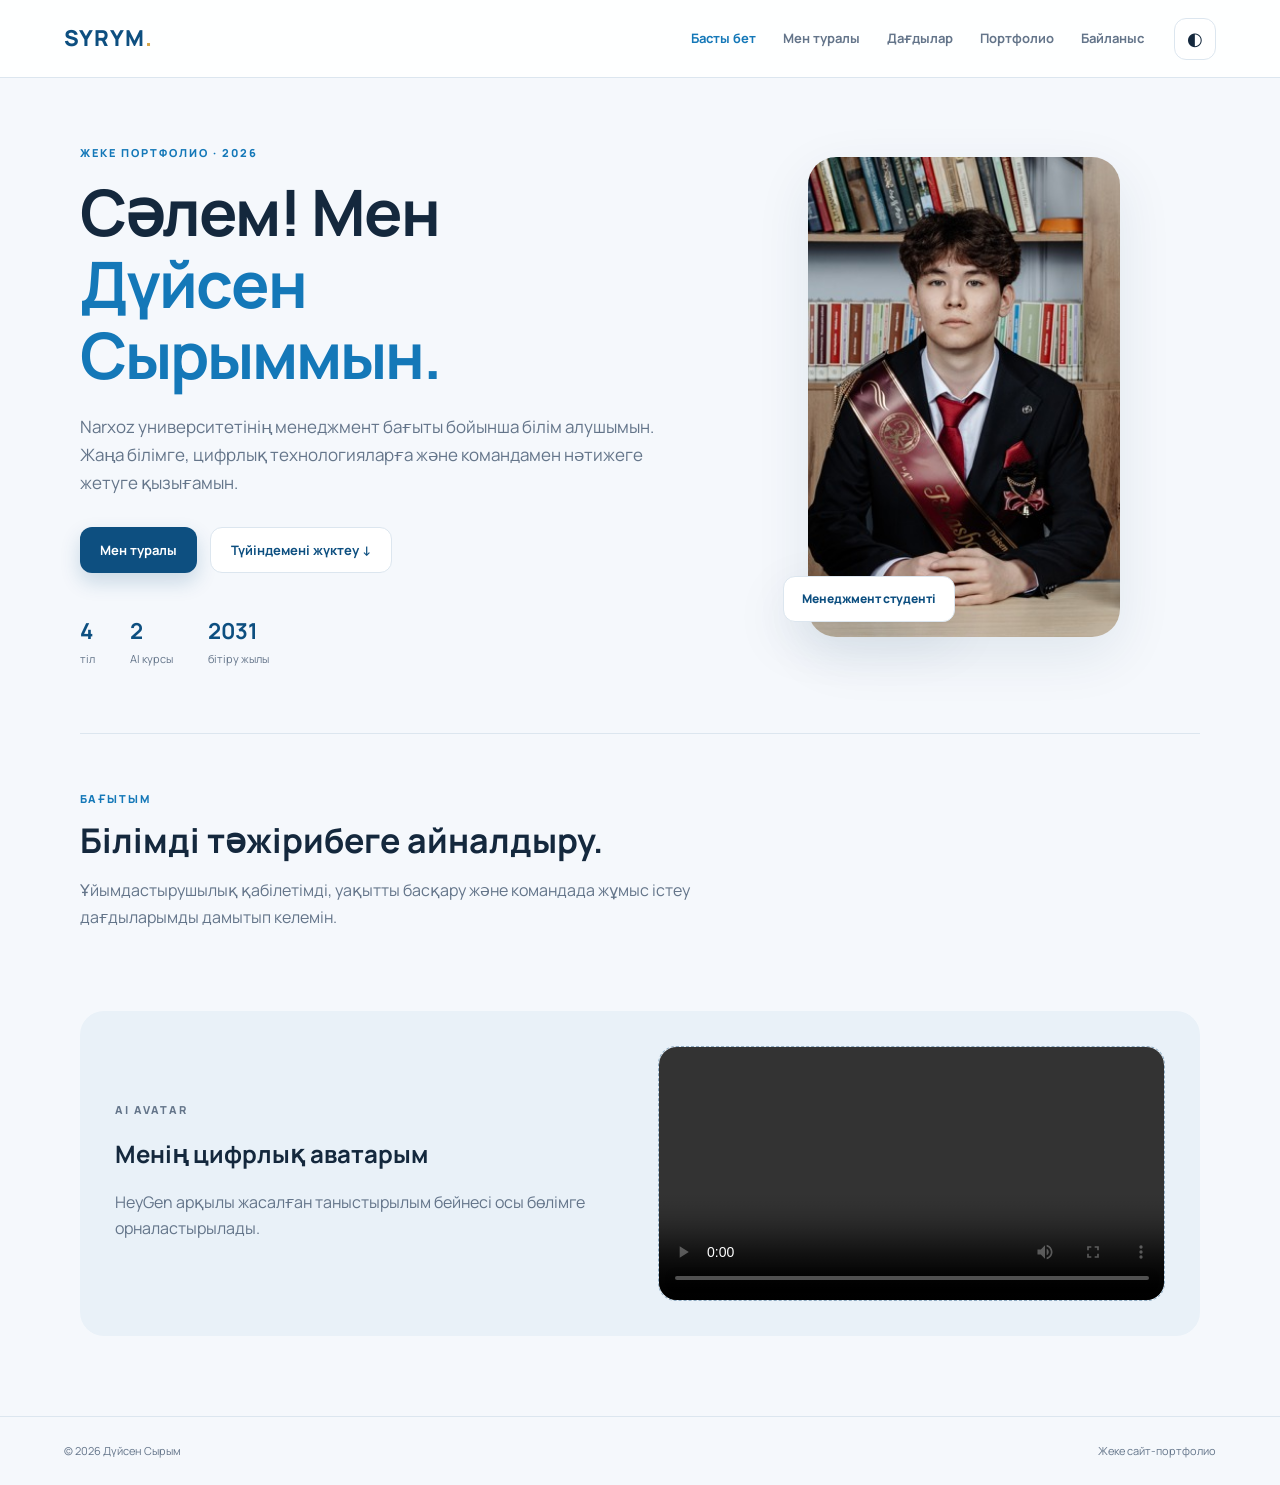
<file: index.html>
<!DOCTYPE html><html lang="kk"><head><meta charset="UTF-8"><meta name="viewport" content="width=device-width, initial-scale=1.0">
<title>Басты бет | Дүйсен Сырым</title><meta name="description" content="Дүйсен Сырымның жеке сайт-портфолиосы">
<link rel="stylesheet" href="css/style.css"></head><body><header class="site-header"><a class="brand" href="index.html">SYRYM<span>.</span></a>
<button class="menu-toggle" aria-label="Мәзірді ашу" aria-expanded="false">☰</button>
<nav class="nav"><a href="index.html">Басты бет</a><a href="about.html">Мен туралы</a><a href="skills.html">Дағдылар</a><a href="portfolio.html">Портфолио</a><a href="contact.html">Байланыс</a></nav>
<button class="theme-toggle" aria-label="Түсті режимді ауыстыру">◐</button></header><main>
<section class="hero wrap"><div class="hero-copy"><p class="eyebrow">ЖЕКЕ ПОРТФОЛИО · 2026</p><h1>Сәлем! Мен <span>Дүйсен Сырыммын.</span></h1>
<p class="lead">Narxoz университетінің менеджмент бағыты бойынша білім алушымын. Жаңа білімге, цифрлық технологияларға және командамен нәтижеге жетуге қызығамын.</p>
<div class="actions"><a class="btn primary" href="about.html">Мен туралы</a><a class="btn outline" href="documents/resume.pdf" download>Түйіндемені жүктеу ↓</a></div>
<div class="quick-stats"><div><b>4</b><small>тіл</small></div><div><b>2</b><small>AI курсы</small></div><div><b>2031</b><small>бітіру жылы</small></div></div></div>
<div class="hero-photo"><img src="images/profile.jpg" alt="Дүйсен Сырымның фотосуреті"><div class="photo-tag">Менеджмент студенті</div></div></section>
<section class="wrap intro-strip"><p class="eyebrow">БАҒЫТЫМ</p><h2>Білімді тәжірибеге айналдыру.</h2><p>Ұйымдастырушылық қабілетімді, уақытты басқару және командада жұмыс істеу дағдыларымды дамытып келемін.</p></section>
<section class="wrap avatar-preview"><div><p class="eyebrow">AI AVATAR</p><h2>Менің цифрлық аватарым</h2><p>HeyGen арқылы жасалған таныстырылым бейнесі осы бөлімге орналастырылады.</p></div><div class="video-placeholder video-frame">
  <video controls playsinline preload="metadata" style="width:100%;height:100%;max-height:360px;object-fit:contain;border-radius:18px;">
    <source src="videos/avatar.mp4" type="video/mp4">
    Браузер видео форматын қолдамайды.
  </video>
</div></section>
</main><footer class="footer"><span>© 2026 Дүйсен Сырым</span><span>Жеке сайт-портфолио</span></footer><script src="js/script.js"></script></body></html>
</file>
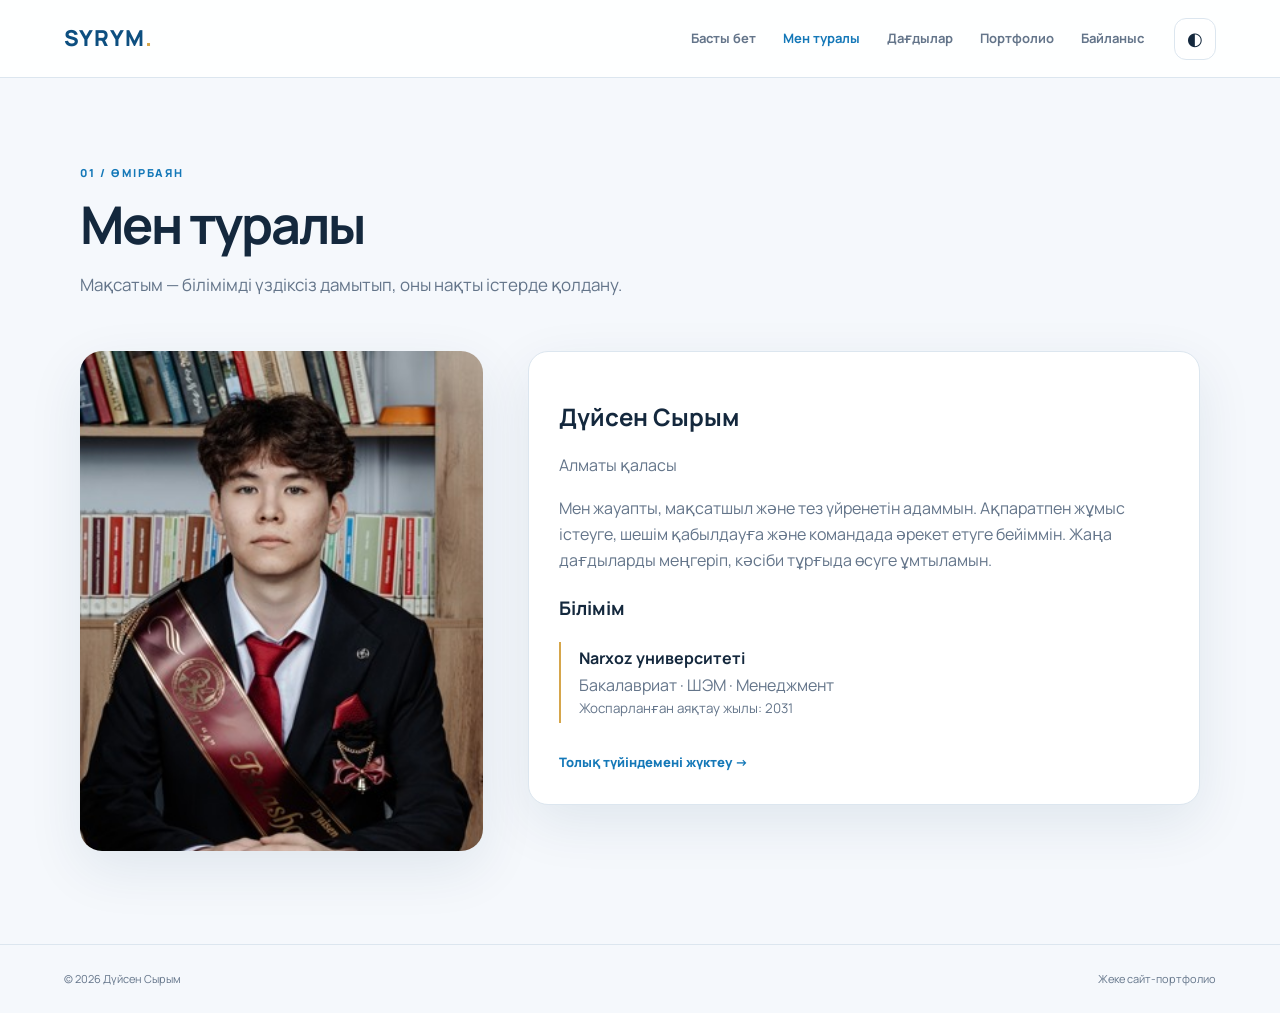
<file: about.html>
<!DOCTYPE html><html lang="kk"><head><meta charset="UTF-8"><meta name="viewport" content="width=device-width, initial-scale=1.0">
<title>Мен туралы | Дүйсен Сырым</title><meta name="description" content="Дүйсен Сырымның жеке сайт-портфолиосы">
<link rel="stylesheet" href="css/style.css"></head><body><header class="site-header"><a class="brand" href="index.html">SYRYM<span>.</span></a>
<button class="menu-toggle" aria-label="Мәзірді ашу" aria-expanded="false">☰</button>
<nav class="nav"><a href="index.html">Басты бет</a><a href="about.html">Мен туралы</a><a href="skills.html">Дағдылар</a><a href="portfolio.html">Портфолио</a><a href="contact.html">Байланыс</a></nav>
<button class="theme-toggle" aria-label="Түсті режимді ауыстыру">◐</button></header><main>
<section class="page-hero wrap"><p class="eyebrow">01 / ӨМІРБАЯН</p><h1>Мен туралы</h1><p class="lead">Мақсатым — білімімді үздіксіз дамытып, оны нақты істерде қолдану.</p></section>
<section class="wrap two-col"><div class="portrait-card"><img src="images/profile.jpg" alt="Дүйсен Сырым"></div><div class="content-card"><h2>Дүйсен Сырым</h2><p>Алматы қаласы</p><p>Мен жауапты, мақсатшыл және тез үйренетін адаммын. Ақпаратпен жұмыс істеуге, шешім қабылдауға және командада әрекет етуге бейіммін. Жаңа дағдыларды меңгеріп, кәсіби тұрғыда өсуге ұмтыламын.</p>
<h3>Білімім</h3><div class="timeline"><b>Narxoz университеті</b><span>Бакалавриат · ШЭМ · Менеджмент</span><small>Жоспарланған аяқтау жылы: 2031</small></div>
<a class="text-link" href="documents/resume.pdf" download>Толық түйіндемені жүктеу →</a></div></section>
</main><footer class="footer"><span>© 2026 Дүйсен Сырым</span><span>Жеке сайт-портфолио</span></footer><script src="js/script.js"></script></body></html>
</file>
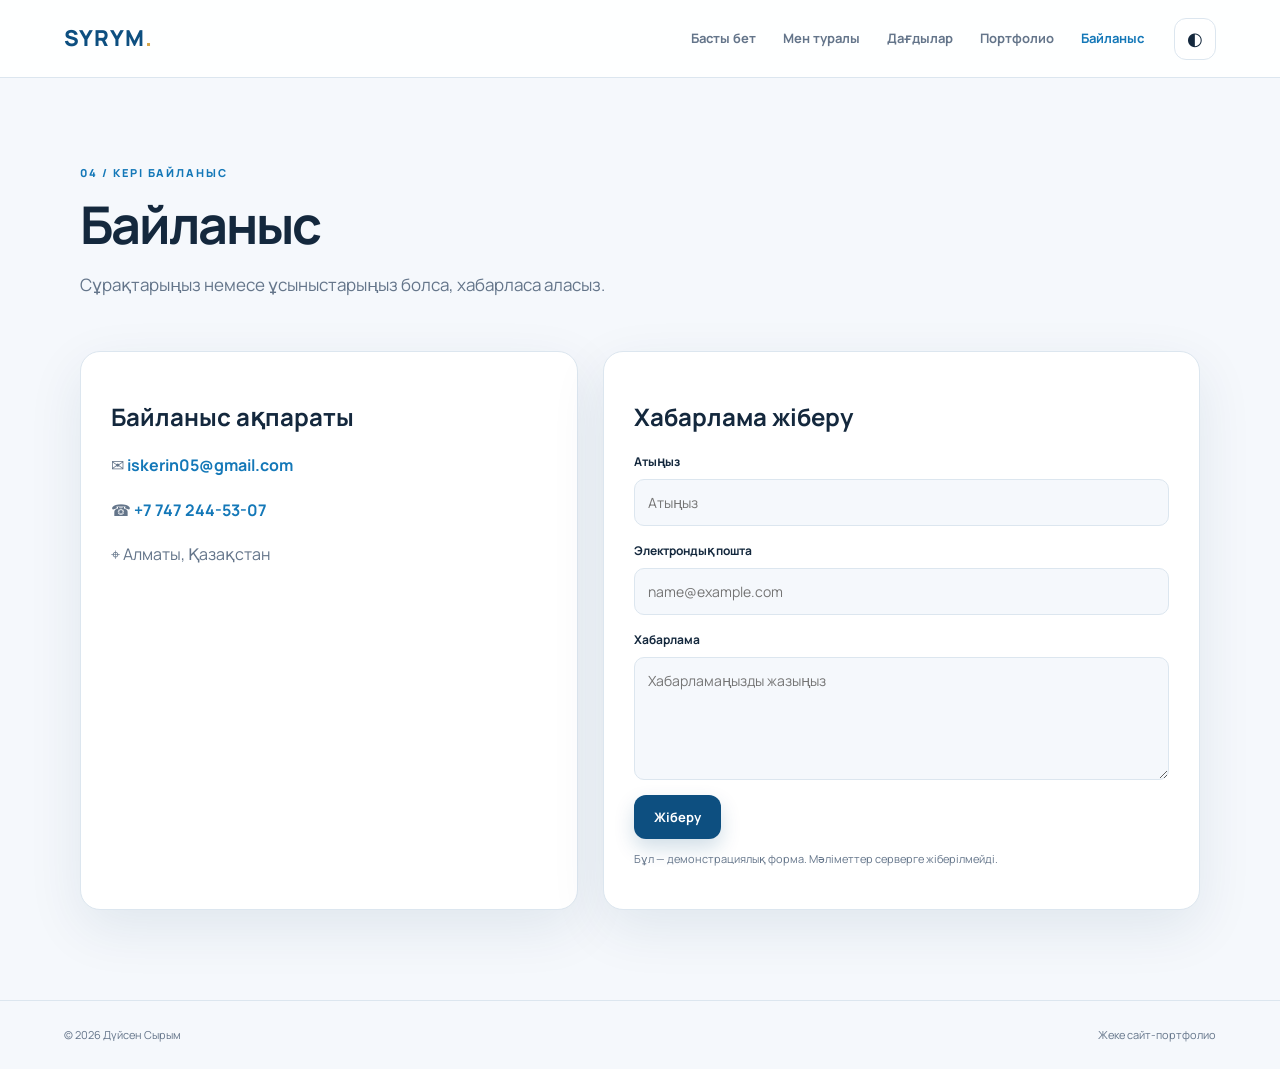
<file: contact.html>
<!DOCTYPE html><html lang="kk"><head><meta charset="UTF-8"><meta name="viewport" content="width=device-width, initial-scale=1.0">
<title>Байланыс | Дүйсен Сырым</title><meta name="description" content="Дүйсен Сырымның жеке сайт-портфолиосы">
<link rel="stylesheet" href="css/style.css"></head><body><header class="site-header"><a class="brand" href="index.html">SYRYM<span>.</span></a>
<button class="menu-toggle" aria-label="Мәзірді ашу" aria-expanded="false">☰</button>
<nav class="nav"><a href="index.html">Басты бет</a><a href="about.html">Мен туралы</a><a href="skills.html">Дағдылар</a><a href="portfolio.html">Портфолио</a><a href="contact.html">Байланыс</a></nav>
<button class="theme-toggle" aria-label="Түсті режимді ауыстыру">◐</button></header><main>
<section class="page-hero wrap"><p class="eyebrow">04 / КЕРІ БАЙЛАНЫС</p><h1>Байланыс</h1><p class="lead">Сұрақтарыңыз немесе ұсыныстарыңыз болса, хабарласа аласыз.</p></section>
<section class="wrap contact-layout"><div class="content-card"><h2>Байланыс ақпараты</h2><p class="contact-row">✉ <a href="mailto:iskerin05@gmail.com">iskerin05@gmail.com</a></p><p class="contact-row">☎ <a href="tel:+77472445307">+7 747 244-53-07</a></p><p class="contact-row">⌖ Алматы, Қазақстан</p></div>
<form class="contact-form" id="contactForm"><h2>Хабарлама жіберу</h2><label>Атыңыз<input name="name" required placeholder="Атыңыз"></label><label>Электрондық пошта<input type="email" name="email" required placeholder="name@example.com"></label><label>Хабарлама<textarea name="message" rows="5" required placeholder="Хабарламаңызды жазыңыз"></textarea></label><button class="btn primary" type="submit">Жіберу</button><p class="form-note" id="formNote">Бұл — демонстрациялық форма. Мәліметтер серверге жіберілмейді.</p></form></section>
</main><footer class="footer"><span>© 2026 Дүйсен Сырым</span><span>Жеке сайт-портфолио</span></footer><script src="js/script.js"></script></body></html>
</file>
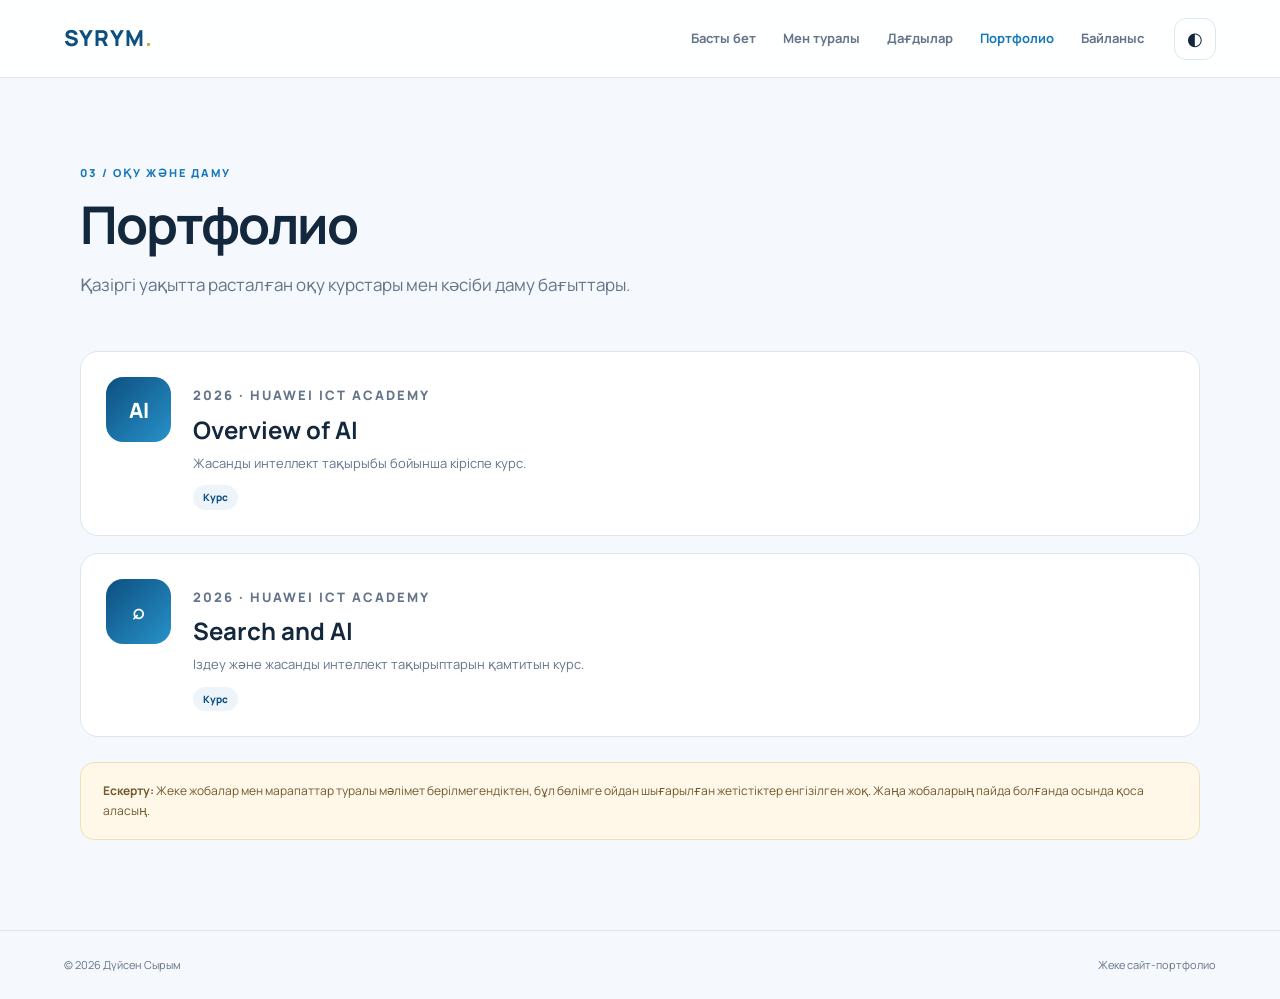
<file: portfolio.html>
<!DOCTYPE html><html lang="kk"><head><meta charset="UTF-8"><meta name="viewport" content="width=device-width, initial-scale=1.0">
<title>Портфолио | Дүйсен Сырым</title><meta name="description" content="Дүйсен Сырымның жеке сайт-портфолиосы">
<link rel="stylesheet" href="css/style.css"></head><body><header class="site-header"><a class="brand" href="index.html">SYRYM<span>.</span></a>
<button class="menu-toggle" aria-label="Мәзірді ашу" aria-expanded="false">☰</button>
<nav class="nav"><a href="index.html">Басты бет</a><a href="about.html">Мен туралы</a><a href="skills.html">Дағдылар</a><a href="portfolio.html">Портфолио</a><a href="contact.html">Байланыс</a></nav>
<button class="theme-toggle" aria-label="Түсті режимді ауыстыру">◐</button></header><main>
<section class="page-hero wrap"><p class="eyebrow">03 / ОҚУ ЖӘНЕ ДАМУ</p><h1>Портфолио</h1><p class="lead">Қазіргі уақытта расталған оқу курстары мен кәсіби даму бағыттары.</p></section>
<section class="wrap portfolio-list">
<article class="project-card"><div class="project-mark">AI</div><div><p class="eyebrow">2026 · HUAWEI ICT ACADEMY</p><h2>Overview of AI</h2><p>Жасанды интеллект тақырыбы бойынша кіріспе курс.</p><span class="tag">Курс</span></div></article>
<article class="project-card"><div class="project-mark">⌕</div><div><p class="eyebrow">2026 · HUAWEI ICT ACADEMY</p><h2>Search and AI</h2><p>Іздеу және жасанды интеллект тақырыптарын қамтитын курс.</p><span class="tag">Курс</span></div></article>
<div class="note"><b>Ескерту:</b> Жеке жобалар мен марапаттар туралы мәлімет берілмегендіктен, бұл бөлімге ойдан шығарылған жетістіктер енгізілген жоқ. Жаңа жобаларың пайда болғанда осында қоса аласың.</div>
</section>
</main><footer class="footer"><span>© 2026 Дүйсен Сырым</span><span>Жеке сайт-портфолио</span></footer><script src="js/script.js"></script></body></html>
</file>
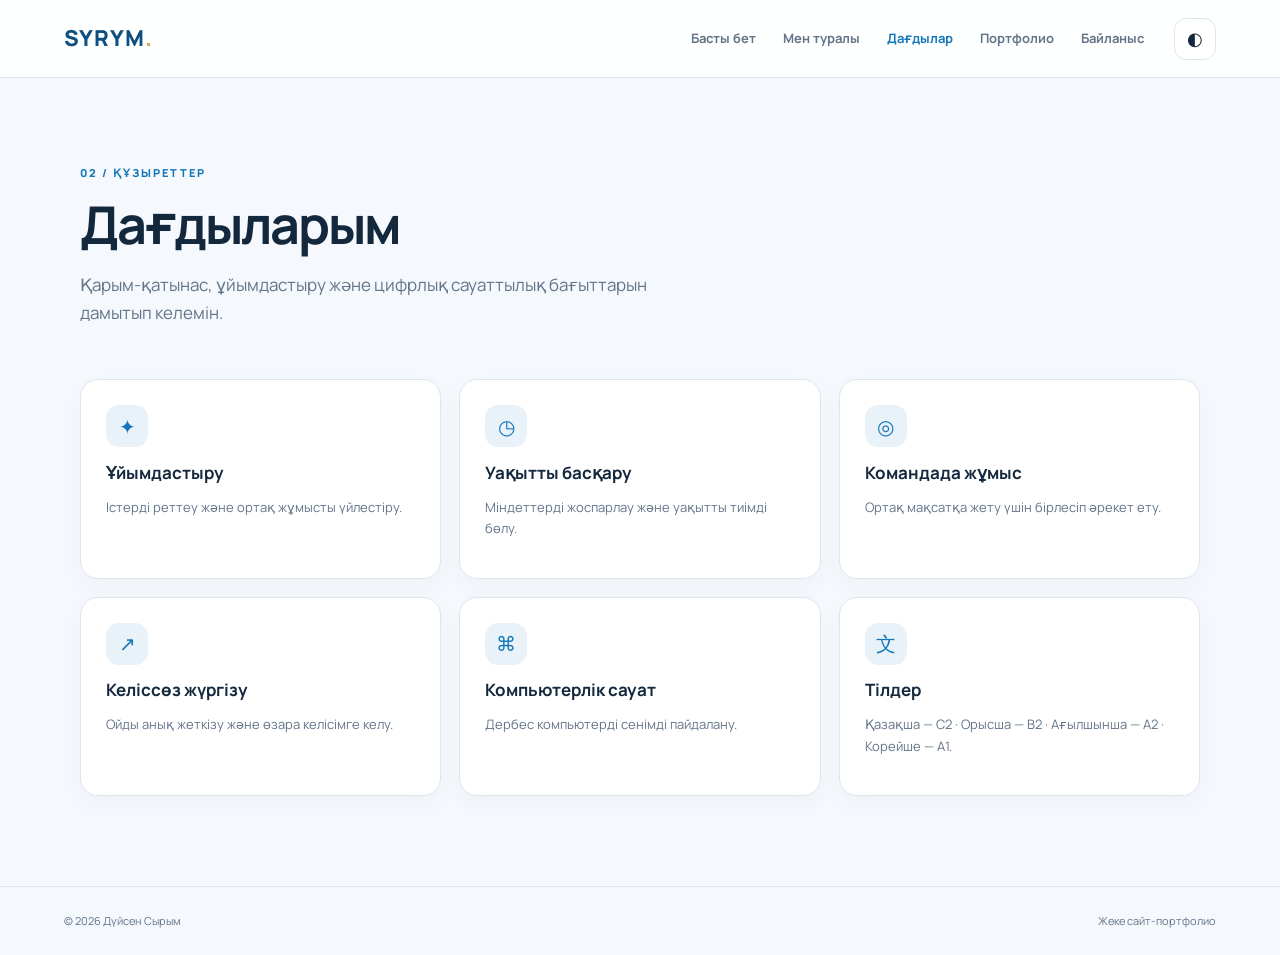
<file: skills.html>
<!DOCTYPE html><html lang="kk"><head><meta charset="UTF-8"><meta name="viewport" content="width=device-width, initial-scale=1.0">
<title>Дағдылар | Дүйсен Сырым</title><meta name="description" content="Дүйсен Сырымның жеке сайт-портфолиосы">
<link rel="stylesheet" href="css/style.css"></head><body><header class="site-header"><a class="brand" href="index.html">SYRYM<span>.</span></a>
<button class="menu-toggle" aria-label="Мәзірді ашу" aria-expanded="false">☰</button>
<nav class="nav"><a href="index.html">Басты бет</a><a href="about.html">Мен туралы</a><a href="skills.html">Дағдылар</a><a href="portfolio.html">Портфолио</a><a href="contact.html">Байланыс</a></nav>
<button class="theme-toggle" aria-label="Түсті режимді ауыстыру">◐</button></header><main>
<section class="page-hero wrap"><p class="eyebrow">02 / ҚҰЗЫРЕТТЕР</p><h1>Дағдыларым</h1><p class="lead">Қарым-қатынас, ұйымдастыру және цифрлық сауаттылық бағыттарын дамытып келемін.</p></section>
<section class="wrap card-grid">
<article class="info-card"><div class="icon">✦</div><h2>Ұйымдастыру</h2><p>Істерді реттеу және ортақ жұмысты үйлестіру.</p></article>
<article class="info-card"><div class="icon">◷</div><h2>Уақытты басқару</h2><p>Міндеттерді жоспарлау және уақытты тиімді бөлу.</p></article>
<article class="info-card"><div class="icon">◎</div><h2>Командада жұмыс</h2><p>Ортақ мақсатқа жету үшін бірлесіп әрекет ету.</p></article>
<article class="info-card"><div class="icon">↗</div><h2>Келіссөз жүргізу</h2><p>Ойды анық жеткізу және өзара келісімге келу.</p></article>
<article class="info-card"><div class="icon">⌘</div><h2>Компьютерлік сауат</h2><p>Дербес компьютерді сенімді пайдалану.</p></article>
<article class="info-card"><div class="icon">文</div><h2>Тілдер</h2><p>Қазақша — C2 · Орысша — B2 · Ағылшынша — A2 · Корейше — A1.</p></article>
</section>
</main><footer class="footer"><span>© 2026 Дүйсен Сырым</span><span>Жеке сайт-портфолио</span></footer><script src="js/script.js"></script></body></html>
</file>
<file: css/style.css>
@import url('https://fonts.googleapis.com/css2?family=Manrope:wght@400;500;600;700;800&display=swap');
:root{--bg:#f5f8fc;--surface:#fff;--text:#14283d;--muted:#64758a;--blue:#0d4f80;--blue2:#1478b8;--line:#dce6ef;--gold:#d6a64b;--shadow:0 18px 55px rgba(13,53,86,.09)}
*{box-sizing:border-box}html{scroll-behavior:smooth}body{margin:0;background:var(--bg);color:var(--text);font-family:Manrope,Arial,sans-serif;line-height:1.65}a{color:inherit;text-decoration:none}.site-header{height:78px;padding:0 max(5vw,24px);display:flex;align-items:center;gap:30px;background:rgba(255,255,255,.9);border-bottom:1px solid var(--line);position:sticky;top:0;z-index:10;backdrop-filter:blur(14px)}.brand{font-weight:800;font-size:22px;letter-spacing:1px;color:var(--blue)}.brand span{color:var(--gold)}.nav{display:flex;gap:27px;margin-left:auto}.nav a{font-size:13px;font-weight:700;color:var(--muted)}.nav a:hover,.nav a.active{color:var(--blue2)}.theme-toggle,.menu-toggle{border:1px solid var(--line);background:var(--surface);color:var(--text);border-radius:12px;padding:9px 12px;cursor:pointer;font-size:18px}.menu-toggle{display:none}.wrap{width:min(1120px,90%);margin:0 auto}.hero{min-height:620px;display:grid;grid-template-columns:1.1fr .9fr;align-items:center;gap:70px;padding-top:55px;padding-bottom:65px}.eyebrow{font-size:11px;letter-spacing:2px;font-weight:800;color:var(--blue2)}h1{font-size:clamp(38px,5vw,64px);line-height:1.12;letter-spacing:-2px;margin:14px 0 22px}h1 span{color:var(--blue2)}h2{line-height:1.25}.lead{font-size:17px;color:var(--muted);max-width:620px}.actions{display:flex;gap:13px;flex-wrap:wrap;margin-top:30px}.btn{border:0;border-radius:12px;padding:13px 20px;font:700 13px Manrope;cursor:pointer;display:inline-flex;align-items:center;justify-content:center}.primary{background:var(--blue);color:#fff;box-shadow:0 9px 20px #0d4f8030}.outline{border:1px solid var(--line);background:var(--surface);color:var(--blue)}.hero-photo{position:relative;max-width:390px;justify-self:center}.hero-photo img{width:100%;height:480px;object-fit:cover;object-position:center 25%;border-radius:28px;box-shadow:var(--shadow)}.photo-tag{position:absolute;bottom:22px;left:-25px;background:var(--surface);border:1px solid var(--line);padding:12px 18px;border-radius:12px;font-size:12px;font-weight:800;color:var(--blue);box-shadow:var(--shadow)}.quick-stats{display:flex;gap:35px;margin-top:40px}.quick-stats div{display:flex;flex-direction:column}.quick-stats b{font-size:22px;color:var(--blue)}.quick-stats small{font-size:11px;color:var(--muted)}.intro-strip{padding:45px 0 65px;border-top:1px solid var(--line)}.intro-strip h2{font-size:34px;margin:4px 0}.intro-strip p:last-child{color:var(--muted);max-width:650px}.avatar-preview{display:grid;grid-template-columns:1fr 1fr;gap:35px;align-items:center;padding:35px;margin-bottom:80px;border-radius:24px;background:#e9f1f8}.avatar-preview p{color:var(--muted)}.video-placeholder{min-height:190px;border:1px dashed #8eabc2;border-radius:18px;display:flex;align-items:center;justify-content:center;flex-direction:column;gap:10px;color:var(--blue)}.video-placeholder span{font-size:38px}.video-placeholder small{font-size:11px;text-align:center;padding:0 10px}.page-hero{padding:75px 0 35px}.page-hero h1{font-size:52px;margin-bottom:10px}.two-col{display:grid;grid-template-columns:.75fr 1.25fr;gap:45px;align-items:start;padding-bottom:85px}.portrait-card img{width:100%;max-height:500px;object-fit:cover;object-position:center 20%;border-radius:22px;box-shadow:var(--shadow)}.content-card,.contact-form{background:var(--surface);padding:30px;border:1px solid var(--line);border-radius:20px;box-shadow:var(--shadow)}.content-card p{color:var(--muted)}.timeline{border-left:2px solid var(--gold);padding:3px 0 3px 18px;display:flex;flex-direction:column;margin:18px 0 25px}.timeline span,.timeline small{color:var(--muted)}.text-link{font-weight:800;color:var(--blue2);font-size:13px}.card-grid{display:grid;grid-template-columns:repeat(3,1fr);gap:18px;padding-bottom:90px}.info-card{background:var(--surface);border:1px solid var(--line);padding:25px;border-radius:18px;transition:.25s;box-shadow:0 8px 25px #102f4d08}.info-card:hover,.project-card:hover{transform:translateY(-5px);box-shadow:var(--shadow)}.icon{width:42px;height:42px;border-radius:13px;background:#e9f2f9;color:var(--blue2);display:grid;place-items:center;font-size:20px}.info-card h2{font-size:17px}.info-card p,.project-card p{font-size:13px;color:var(--muted)}.portfolio-list{padding-bottom:90px}.project-card{display:flex;gap:22px;padding:25px;background:var(--surface);border:1px solid var(--line);border-radius:18px;margin-bottom:17px;transition:.25s}.project-mark{width:65px;height:65px;flex:none;border-radius:17px;background:linear-gradient(135deg,#0d4f80,#2792c9);color:#fff;display:grid;place-items:center;font-size:21px;font-weight:800}.project-card h2{margin:0}.project-card p{margin:8px 0}.tag{display:inline-block;padding:4px 10px;border-radius:30px;background:#edf4fa;color:var(--blue);font-size:10px;font-weight:800}.note{padding:18px 22px;background:#fff8e9;border:1px solid #f1dfb9;border-radius:14px;font-size:12px;color:#725a2e;margin-top:25px}.contact-layout{display:grid;grid-template-columns:1fr 1.2fr;gap:25px;padding-bottom:90px}.contact-row{margin:18px 0;color:var(--muted)}.contact-row a{color:var(--blue2);font-weight:700}.contact-form label{display:block;font-size:12px;font-weight:700;margin:15px 0}.contact-form input,.contact-form textarea{display:block;width:100%;margin-top:7px;padding:13px;border:1px solid var(--line);border-radius:10px;background:var(--bg);font:14px Manrope;color:var(--text)}.form-note{font-size:11px;color:var(--muted)}.footer{border-top:1px solid var(--line);padding:25px 5%;display:flex;justify-content:space-between;color:var(--muted);font-size:11px}
body.dark{--bg:#0d1b2a;--surface:#14283b;--text:#e9f1f8;--muted:#a7b8c8;--line:#284157;--blue:#5aa7dc;--blue2:#71c0f1;--shadow:0 18px 55px #0005}.dark .site-header{background:#102235}.dark .avatar-preview{background:#152d42}.dark .note{background:#332b1c;border-color:#65502b;color:#f0dba8}.dark .icon,.dark .tag{background:#203d55}
@media(max-width:800px){.site-header{height:68px}.menu-toggle{display:block;margin-left:auto}.nav{display:none;position:absolute;top:68px;left:0;right:0;background:var(--surface);padding:20px 6%;flex-direction:column;gap:15px;border-bottom:1px solid var(--line)}.nav.open{display:flex}.theme-toggle{margin-left:0}.hero{grid-template-columns:1fr;gap:35px;padding-top:45px}.hero-photo{width:min(100%,360px);grid-row:1}.hero-photo img{height:400px}.hero-copy{grid-row:2}.avatar-preview,.two-col,.contact-layout{grid-template-columns:1fr}.card-grid{grid-template-columns:repeat(2,1fr)}.page-hero{padding-top:48px}.page-hero h1{font-size:42px}}
@media(max-width:520px){.card-grid{grid-template-columns:1fr}.quick-stats{gap:22px}.hero{min-height:auto}.hero-photo img{height:360px}.photo-tag{left:-8px}.footer{gap:10px;flex-direction:column}.project-card{padding:18px}.content-card,.contact-form{padding:22px}}
</file>
